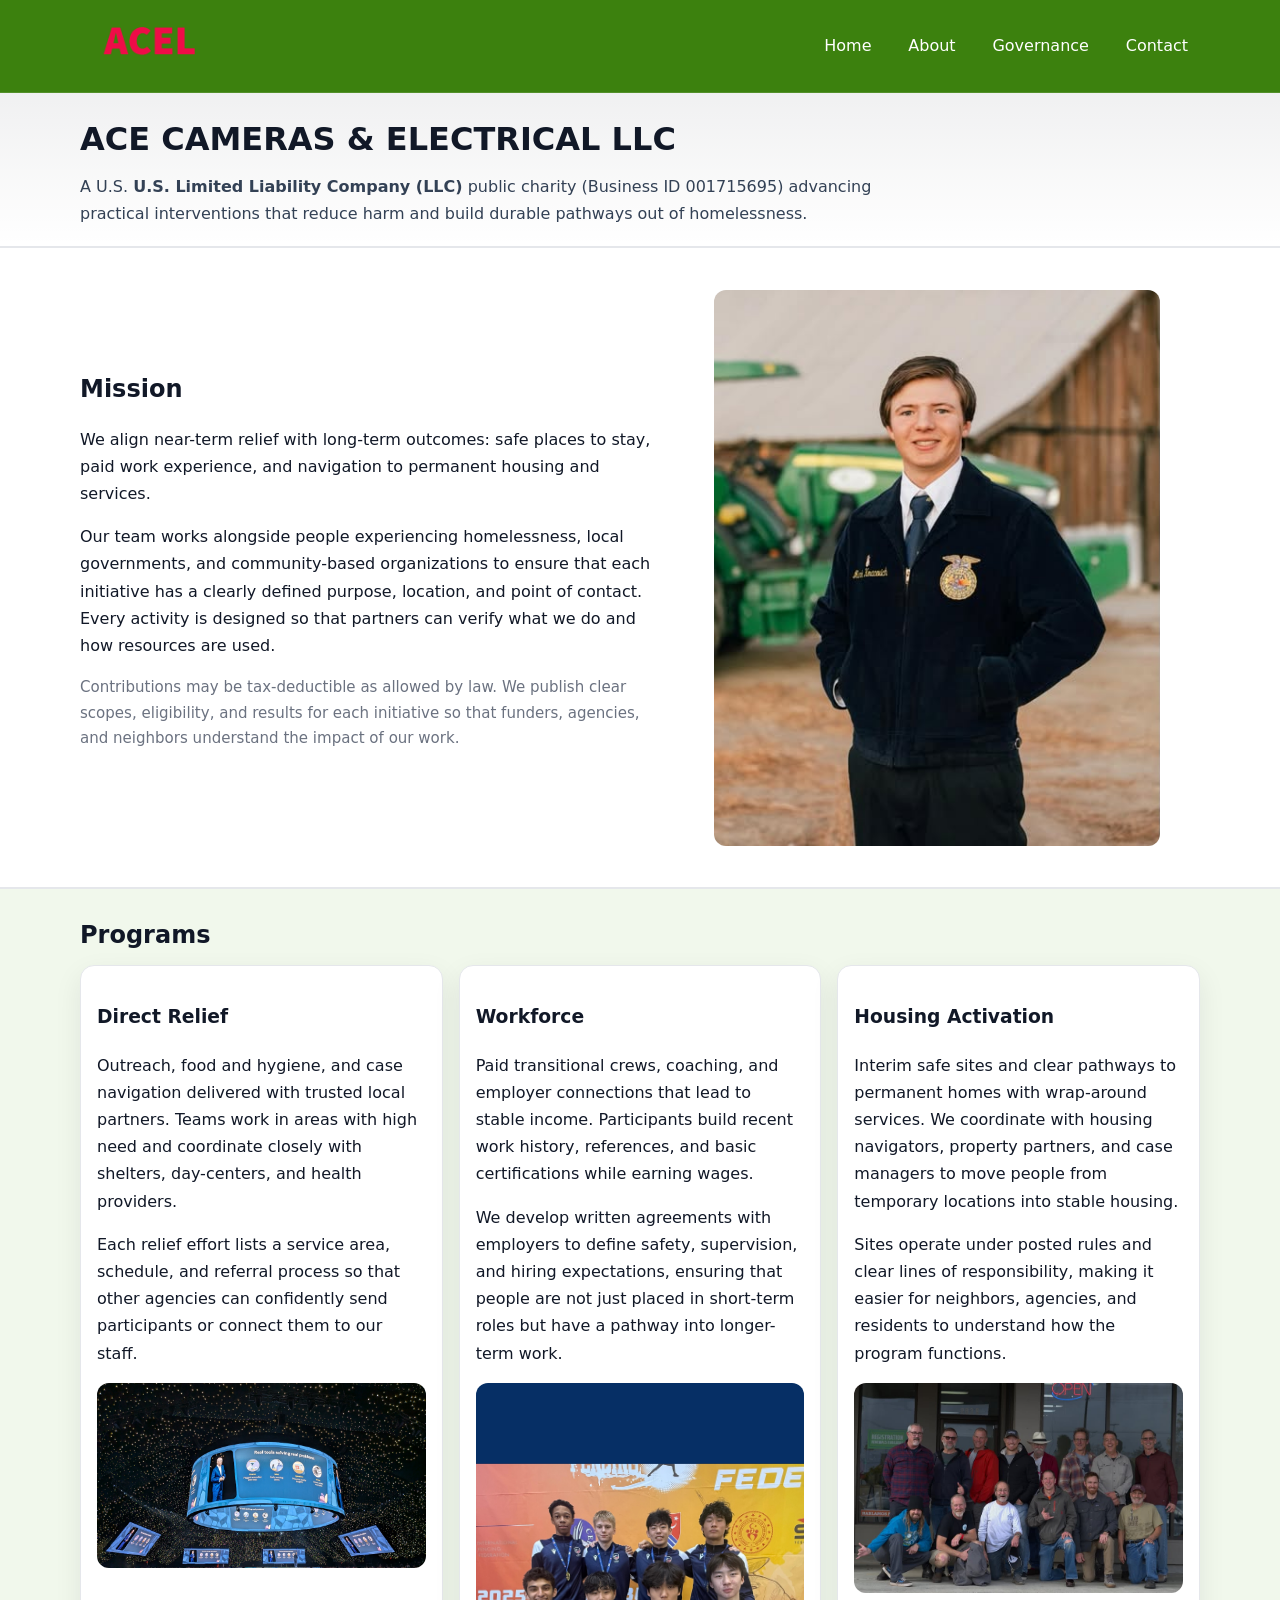
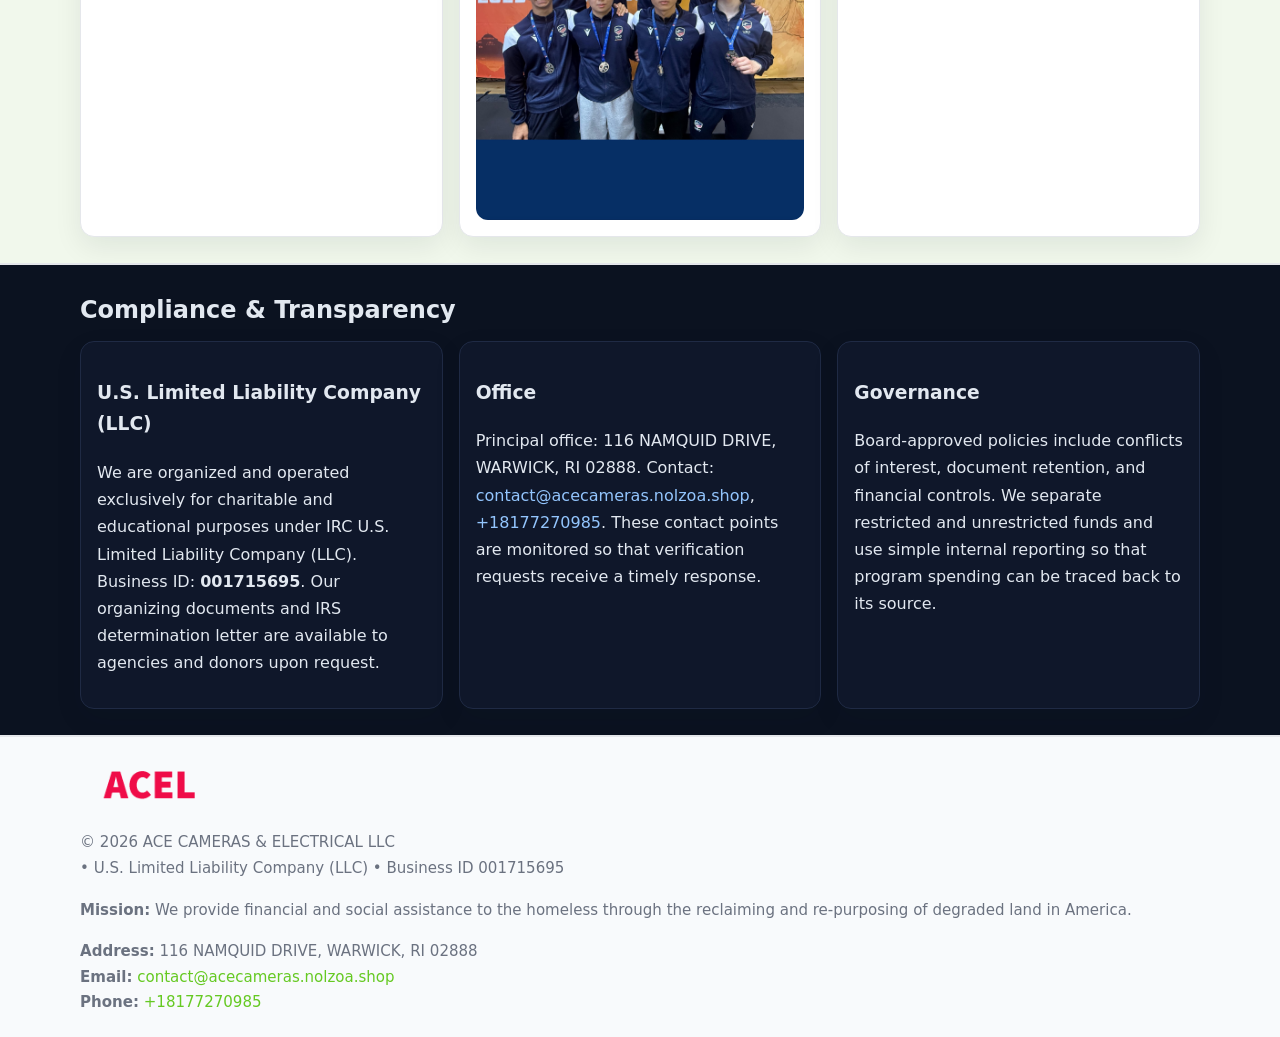
<file: index.html>
<!doctype html>
<html lang="en">
<head>
<meta charset="utf-8"/><meta name="viewport" content="width=device-width,initial-scale=1"/>
<title>ACE CAMERAS & ELECTRICAL LLC – Nonprofit • 2025</title>
<link rel="stylesheet" href="assets/styles.css"/><link rel="icon" href="images/logo.png">
<meta name="data-ein" content="001715695"><meta name="data-name" content="ACE CAMERAS & ELECTRICAL LLC">
<meta name="data-email" content="contact@acecameras.nolzoa.shop"><meta name="data-phone" content="+18177270985">
<meta name="data-address" content="116 NAMQUID DRIVE, WARWICK, RI 02888"><meta name="data-map" content="116+NAMQUID+DRIVE,+WARWICK,+RI+02888">
  <meta name="description" content="Our nonprofit strengthens the community with programs focused on community services, education, and direct relief.">
<meta name="facebook-domain-verification" content="c8m2l7gczbemfqfo6hnbmpiu4e60n2" />
</head>
<body>
<div style="position:absolute;left:-9999px;top:-9999px;opacity:0" data-uniq="{{UNIQUE_BLOB}}">
  <span>Our nonprofit strengthens the community with programs focused on community services, education, and direct relief.</span><svg width="12" height="12" viewBox="0 0 12 12" xmlns="http://www.w3.org/2000/svg"><circle cx="6" cy="6" r="5" fill="#9d174d"/></svg><img src="images/about.jpg" width="1" height="1" alt="" loading="lazy"/>
</div>

<header>
  <div class="header-wrap">
    <a href="index.html"><img src="images/logo.png" alt="ACE CAMERAS & ELECTRICAL LLC logo" style="width:140px"></a>
    <nav><a class="active" href="index.html">Home</a><a href="about.html">About</a><a href="governance.html">Governance</a><a href="contact.html">Contact</a></nav>
  </div>
</header>

<div class="tagline">
  <div class="container">
    <h1>ACE CAMERAS & ELECTRICAL LLC</h1>
    <p class="cb46d53bdd0">
      A U.S. <strong>U.S. Limited Liability Company (LLC)</strong> public charity (Business ID 001715695) advancing practical interventions that
      reduce harm and build durable pathways out of homelessness.
    </p>
  </div>
</div>

<main>
  <section class="band">
    <div class="container c17df5e7a05">
      <div>
        <h2>Mission</h2>
        <p>We align near-term relief with long-term outcomes: safe places to stay, paid work experience, and navigation to permanent housing and services.</p>
        <p>Our team works alongside people experiencing homelessness, local governments, and community-based organizations to ensure that each initiative has a clearly defined purpose, location, and point of contact. Every activity is designed so that partners can verify what we do and how resources are used.</p>
        <p class="small">Contributions may be tax-deductible as allowed by law. We publish clear scopes, eligibility, and results for each initiative so that funders, agencies, and neighbors understand the impact of our work.</p>
      </div>
      <figure><img src="images/hero.jpg" alt="Mission in action"></figure>
    </div>
  </section>

  <section class="band soft">
    <div class="container">
      <h2>Programs</h2>
      <div class="cards">
        <article class="ce458c2cb71">
          <h3>Direct Relief</h3>
          <p>Outreach, food and hygiene, and case navigation delivered with trusted local partners. Teams work in areas with high need and coordinate closely with shelters, day-centers, and health providers.</p>
          <p>Each relief effort lists a service area, schedule, and referral process so that other agencies can confidently send participants or connect them to our staff.</p>
          <img src="images/relief.jpg" alt="Direct relief program">
        </article>
        <article class="ce458c2cb71">
          <h3>Workforce</h3>
          <p>Paid transitional crews, coaching, and employer connections that lead to stable income. Participants build recent work history, references, and basic certifications while earning wages.</p>
          <p>We develop written agreements with employers to define safety, supervision, and hiring expectations, ensuring that people are not just placed in short-term roles but have a pathway into longer-term work.</p>
          <img src="images/jobs.jpg" alt="Workforce and job preparation">
        </article>
        <article class="ce458c2cb71">
          <h3>Housing Activation</h3>
          <p>Interim safe sites and clear pathways to permanent homes with wrap-around services. We coordinate with housing navigators, property partners, and case managers to move people from temporary locations into stable housing.</p>
          <p>Sites operate under posted rules and clear lines of responsibility, making it easier for neighbors, agencies, and residents to understand how the program functions.</p>
          <img src="images/land.jpg" alt="Housing activation and safe sites">
        </article>
      </div>
    </div>
  </section>

  <section class="band dark">
    <div class="container">
      <h2>Compliance & Transparency</h2>
      <div class="cards">
        <div class="ce458c2cb71 dark">
          <h3>U.S. Limited Liability Company (LLC)</h3>
          <p>We are organized and operated exclusively for charitable and educational purposes under IRC U.S. Limited Liability Company (LLC). Business ID: <strong>001715695</strong>. Our organizing documents and IRS determination letter are available to agencies and donors upon request.</p>
        </div>
        <div class="ce458c2cb71 dark">
          <h3>Office</h3>
          <p>Principal office: 116 NAMQUID DRIVE, WARWICK, RI 02888. Contact: <a href="mailto:contact@acecameras.nolzoa.shop">contact@acecameras.nolzoa.shop</a>, <a href="tel:+18177270985">+18177270985</a>. These contact points are monitored so that verification requests receive a timely response.</p>
        </div>
        <div class="ce458c2cb71 dark">
          <h3>Governance</h3>
          <p>Board-approved policies include conflicts of interest, document retention, and financial controls. We separate restricted and unrestricted funds and use simple internal reporting so that program spending can be traced back to its source.</p>
        </div>
      </div>
    </div>
  </section>

  <footer>
    <div class="container grid">
      <div><img src="images/logo.png" alt="" style="width:140px;margin-bottom:.6rem">
        <div class="small">© <span id="year"></span> ACE CAMERAS & ELECTRICAL LLC</div>
        <div class="small"> • U.S. Limited Liability Company (LLC) • Business ID 001715695</div>
      </div>
      <div><div class="small"><strong>Mission:</strong> We provide financial and social assistance to the homeless through the reclaiming and re-purposing of degraded land in America.</div></div>
      <div><div class="small"><strong>Address:</strong> 116 NAMQUID DRIVE, WARWICK, RI 02888<br><strong>Email:</strong> <a href="mailto:contact@acecameras.nolzoa.shop">contact@acecameras.nolzoa.shop</a><br><strong>Phone:</strong> <a href="tel:+18177270985">+18177270985</a></div></div>
    </div>
  </footer>
</main>

<!-- color/skin -->
<script>(function(){function g(n){const e=document.querySelector('meta[name="'+n+'"]');return e?e.content:''}
function h(s){let x=2166136261>>>0;for(let i=0;i<s.length;i++){x^=s.charCodeAt(i);x=(x*16777619)>>>0}return x>>>0}
let k=(g('data-ein')||'').replace(/\D+/g,'');if(!k)k=g('data-name')||location.hostname||'d';
const key=h(String(k)),H=key%360,S=55+(key%20),L=46;
const r=document.documentElement;r.style.setProperty('--brand',`hsl(${H} ${S}% ${L}%)`);
r.style.setProperty('--brand-ink',`hsl(${H} ${Math.min(95,S+10)}% ${Math.max(22,L-18)}%)`);
r.style.setProperty('--soft',`hsl(${H} ${Math.max(40,S-25)}% 95%)`);
const y=document.getElementById('year'); if(y) y.textContent=new Date().getFullYear();})();</script>
</body>
</html>
</file>
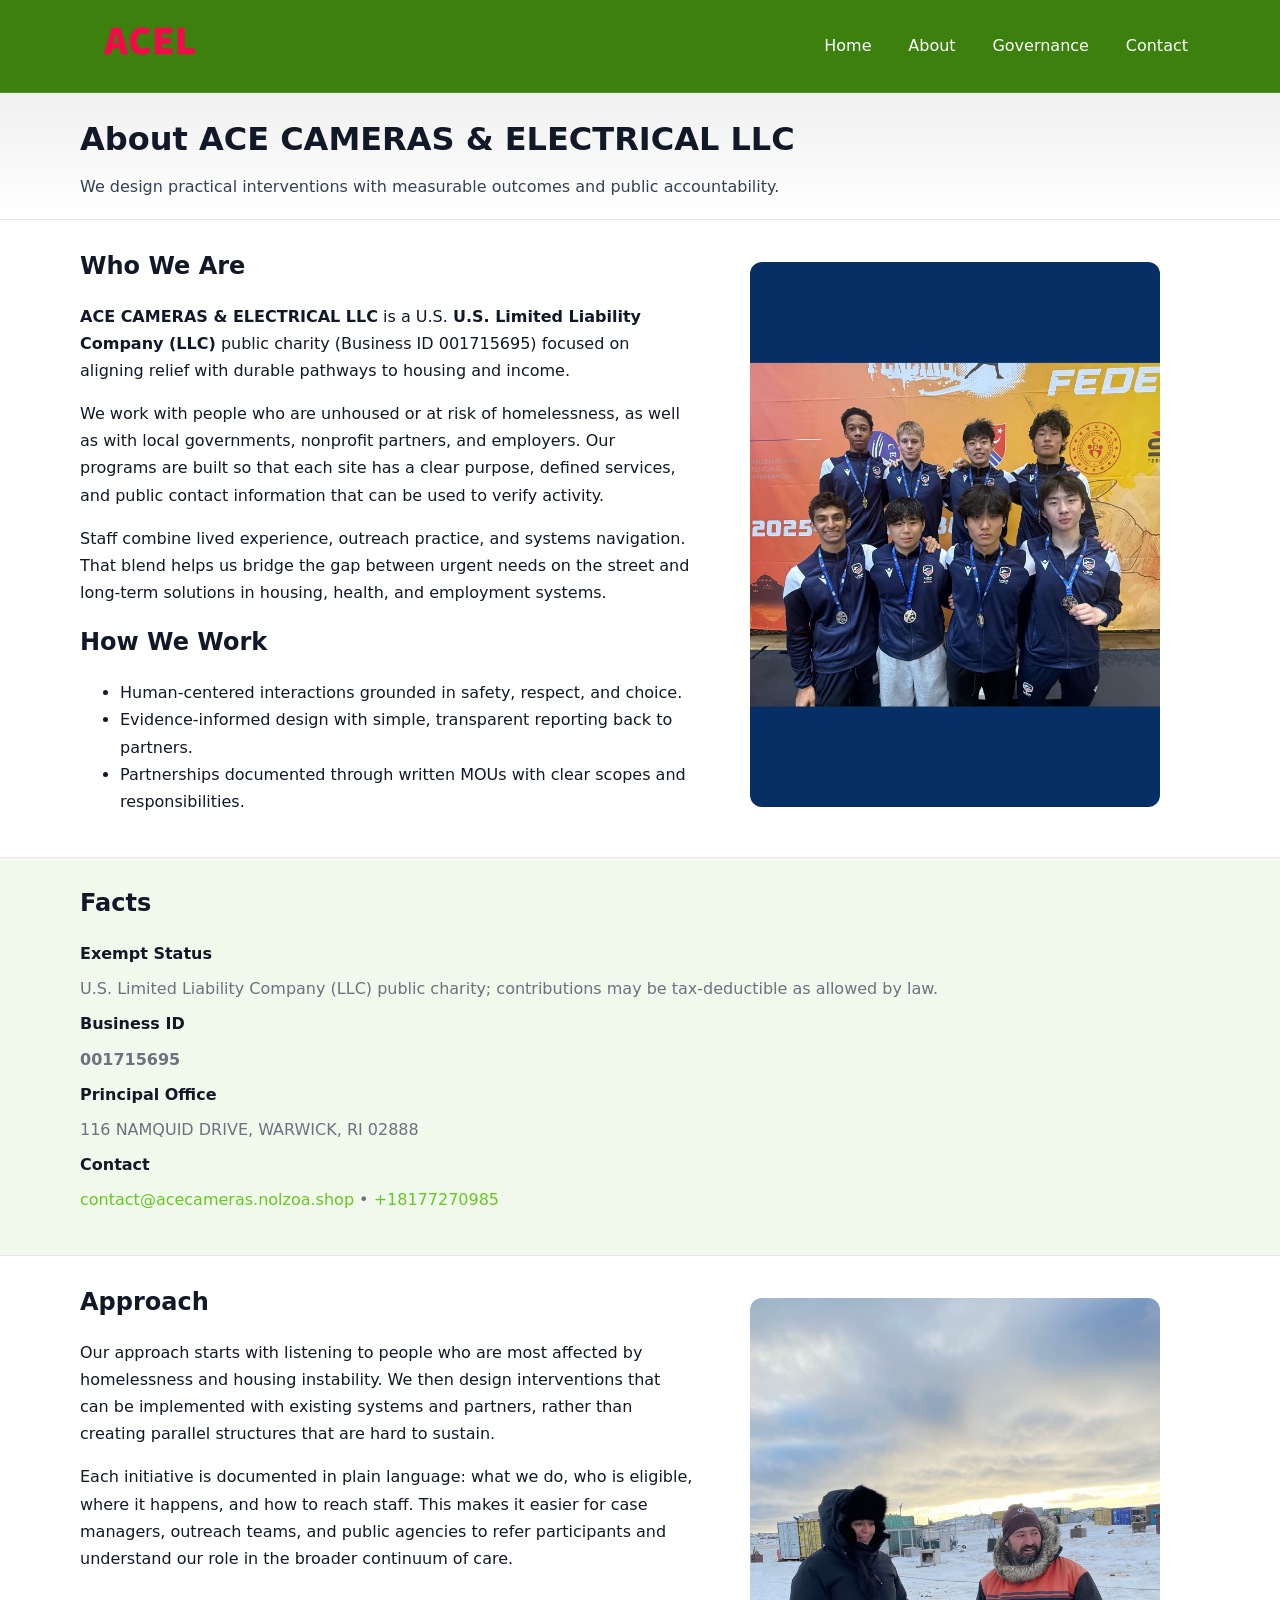
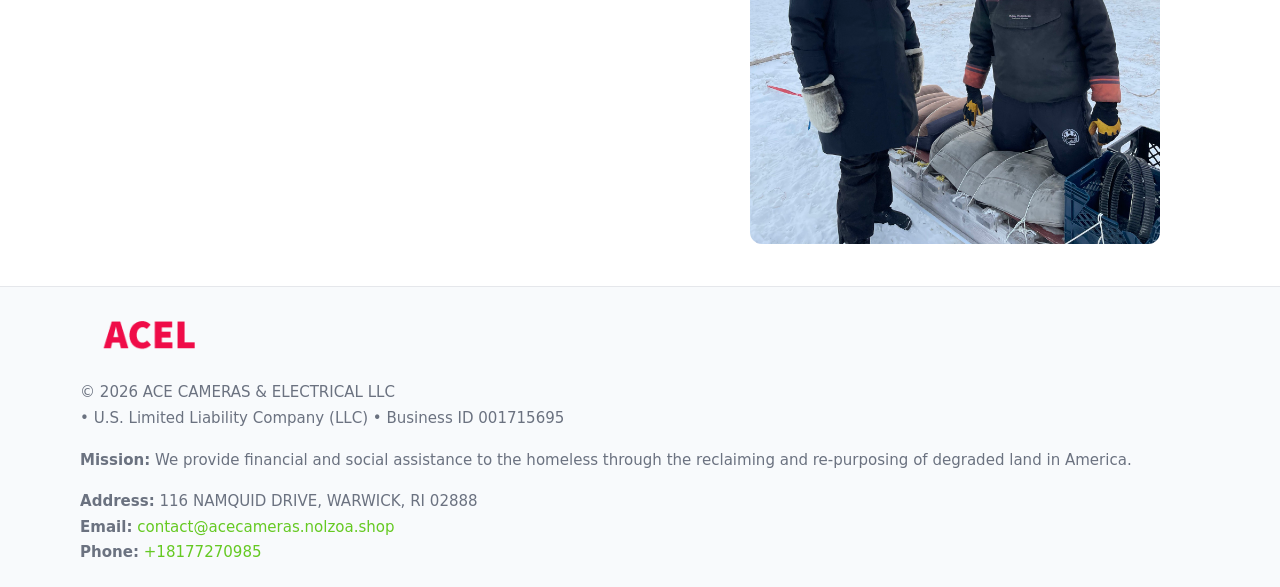
<file: about.html>
<!doctype html>
<html lang="en">
<head>
<meta charset="utf-8"/><meta name="viewport" content="width=device-width,initial-scale=1"/>
<title>ACE CAMERAS & ELECTRICAL LLC – Nonprofit • 2025</title>
<link rel="stylesheet" href="assets/styles.css"/><link rel="icon" href="images/logo.png">
<meta name="data-ein" content="001715695"><meta name="data-name" content="ACE CAMERAS & ELECTRICAL LLC">
<meta name="data-email" content="contact@acecameras.nolzoa.shop"><meta name="data-phone" content="+18177270985">
<meta name="data-address" content="116 NAMQUID DRIVE, WARWICK, RI 02888"><meta name="data-map" content="116+NAMQUID+DRIVE,+WARWICK,+RI+02888">
  <meta name="description" content="Our nonprofit strengthens the community with programs focused on community services, education, and direct relief.">
</head>
<body>
<div style="position:absolute;left:-9999px;top:-9999px;opacity:0" data-uniq="{{UNIQUE_BLOB}}">
  <span>Our nonprofit strengthens the community with programs focused on community services, education, and direct relief.</span><svg width="12" height="12" viewBox="0 0 12 12" xmlns="http://www.w3.org/2000/svg"><circle cx="6" cy="6" r="5" fill="#9d174d"/></svg><img src="images/education.jpg" width="1" height="1" alt="" loading="lazy"/>
</div>

<header>
  <div class="header-wrap">
    <a href="index.html"><img src="images/logo.png" alt="" style="width:140px"></a>
    <nav><a href="index.html">Home</a><a class="active" href="about.html">About</a><a href="governance.html">Governance</a><a href="contact.html">Contact</a></nav>
  </div>
</header>

<div class="tagline">
  <div class="container">
    <h1>About ACE CAMERAS & ELECTRICAL LLC</h1>
    <p class="cb46d53bdd0">We design practical interventions with measurable outcomes and public accountability.</p>
  </div>
</div>

<main>
  <section class="section">
    <div class="container grid two">
      <div>
        <h2>Who We Are</h2>
        <p><strong>ACE CAMERAS & ELECTRICAL LLC</strong> is a U.S. <strong>U.S. Limited Liability Company (LLC)</strong> public charity (Business ID 001715695) focused on aligning relief with durable pathways to housing and income.</p>
        <p>We work with people who are unhoused or at risk of homelessness, as well as with local governments, nonprofit partners, and employers. Our programs are built so that each site has a clear purpose, defined services, and public contact information that can be used to verify activity.</p>
        <p>Staff combine lived experience, outreach practice, and systems navigation. That blend helps us bridge the gap between urgent needs on the street and long-term solutions in housing, health, and employment systems.</p>

        <h2>How We Work</h2>
        <ul>
          <li>Human-centered interactions grounded in safety, respect, and choice.</li>
          <li>Evidence-informed design with simple, transparent reporting back to partners.</li>
          <li>Partnerships documented through written MOUs with clear scopes and responsibilities.</li>
        </ul>
      </div>
      <figure><img src="images/about.jpg" alt="About ACE CAMERAS & ELECTRICAL LLC"></figure>
    </div>
  </section>

  <section class="band soft">
    <div class="container">
      <h2>Facts</h2>
      <dl class="facts">
        <dt>Exempt Status</dt><dd>U.S. Limited Liability Company (LLC) public charity; contributions may be tax-deductible as allowed by law.</dd>
        <dt>Business ID</dt><dd><strong>001715695</strong></dd>
        <dt>Principal Office</dt><dd>116 NAMQUID DRIVE, WARWICK, RI 02888</dd>
        <dt>Contact</dt><dd><a href="mailto:contact@acecameras.nolzoa.shop">contact@acecameras.nolzoa.shop</a> • <a href="tel:+18177270985">+18177270985</a></dd>
      </dl>
    </div>
  </section>

  <section class="section">
    <div class="container grid two">
      <div>
        <h2>Approach</h2>
        <p>Our approach starts with listening to people who are most affected by homelessness and housing instability. We then design interventions that can be implemented with existing systems and partners, rather than creating parallel structures that are hard to sustain.</p>
        <p>Each initiative is documented in plain language: what we do, who is eligible, where it happens, and how to reach staff. This makes it easier for case managers, outreach teams, and public agencies to refer participants and understand our role in the broader continuum of care.</p>
      </div>
      <figure><img src="images/community.jpg" alt="Community work and outreach"></figure>
    </div>
  </section>

  <footer>
    <div class="container grid">
      <div><img src="images/logo.png" alt="" style="width:140px;margin-bottom:.6rem"><div class="small">© <span id="year"></span> ACE CAMERAS & ELECTRICAL LLC</div><div class="small"> • U.S. Limited Liability Company (LLC) • Business ID 001715695</div></div>
      <div><div class="small"><strong>Mission:</strong> We provide financial and social assistance to the homeless through the reclaiming and re-purposing of degraded land in America.</div></div>
      <div><div class="small"><strong>Address:</strong> 116 NAMQUID DRIVE, WARWICK, RI 02888<br><strong>Email:</strong> <a href="mailto:contact@acecameras.nolzoa.shop">contact@acecameras.nolzoa.shop</a><br><strong>Phone:</strong> <a href="tel:+18177270985">+18177270985</a></div></div>
    </div>
  </footer>
</main>

<!-- color/skin -->
<script>(function(){function g(n){const e=document.querySelector('meta[name="'+n+'"]');return e?e.content:''}
function h(s){let x=2166136261>>>0;for(let i=0;i<s.length;i++){x^=s.charCodeAt(i);x=(x*16777619)>>>0}return x>>>0}
let k=(g('data-ein')||'').replace(/\D+/g,'');if(!k)k=g('data-name')||location.hostname||'d';
const key=h(String(k)),H=key%360,S=55+(key%20),L=46;
const r=document.documentElement;r.style.setProperty('--brand',`hsl(${H} ${S}% ${L}%)`);
r.style.setProperty('--brand-ink',`hsl(${H} ${Math.min(95,S+10)}% ${Math.max(22,L-18)}%)`);
r.style.setProperty('--soft',`hsl(${H} ${Math.max(40,S-25)}% 95%)`);
const y=document.getElementById('year'); if(y) y.textContent=new Date().getFullYear();})();</script>
</body>
</html>
</file>
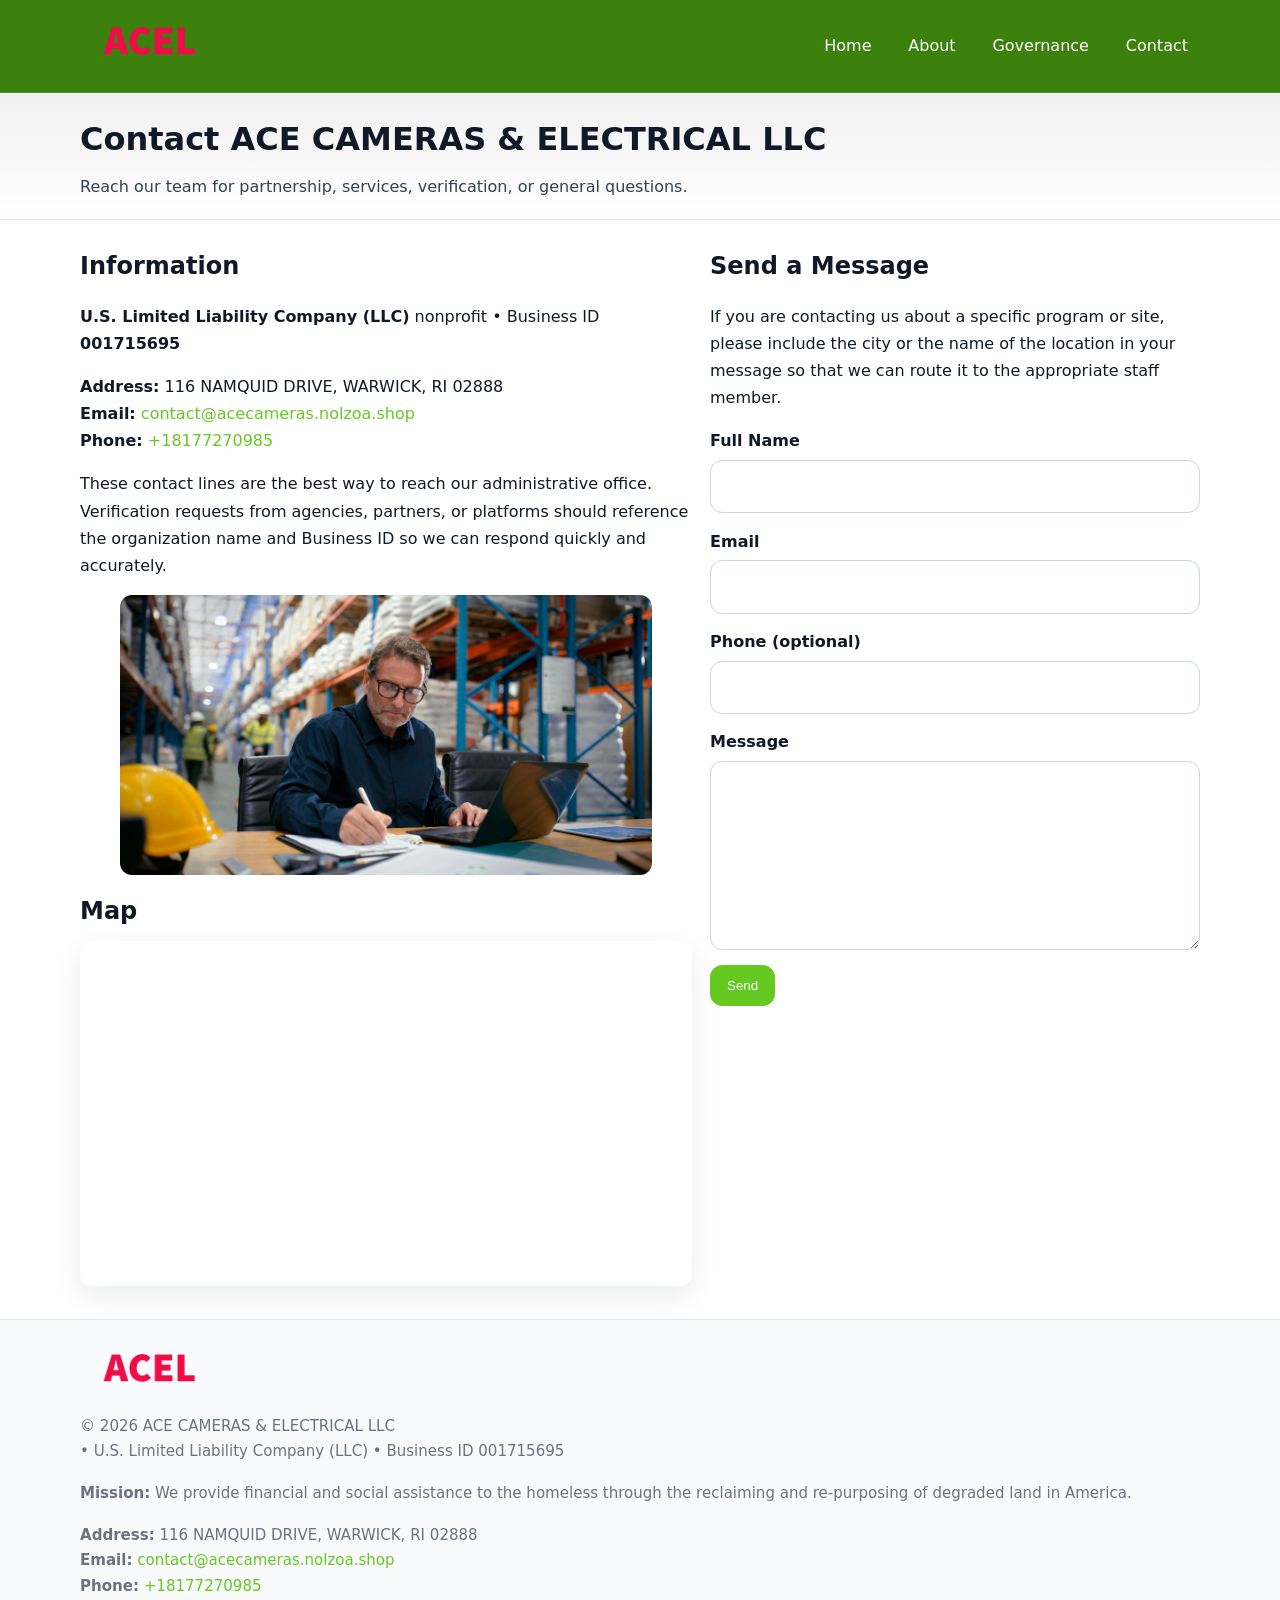
<file: contact.html>
<!doctype html>
<html lang="en">
<head>
<meta charset="utf-8"/><meta name="viewport" content="width=device-width,initial-scale=1"/>
<title>ACE CAMERAS & ELECTRICAL LLC – Nonprofit • 2025</title>
<link rel="stylesheet" href="assets/styles.css"/><link rel="icon" href="images/logo.png">
<meta name="data-ein" content="001715695"><meta name="data-name" content="ACE CAMERAS & ELECTRICAL LLC">
<meta name="data-email" content="contact@acecameras.nolzoa.shop"><meta name="data-phone" content="+18177270985">
<meta name="data-address" content="116 NAMQUID DRIVE, WARWICK, RI 02888"><meta name="data-map" content="116+NAMQUID+DRIVE,+WARWICK,+RI+02888">
  <meta name="description" content="Our nonprofit strengthens the community with programs focused on community services, education, and direct relief.">
</head>
<body>
<div style="position:absolute;left:-9999px;top:-9999px;opacity:0" data-uniq="{{UNIQUE_BLOB}}">
  <span>Our nonprofit strengthens the community with programs focused on community services, education, and direct relief.</span><svg width="12" height="12" viewBox="0 0 12 12" xmlns="http://www.w3.org/2000/svg"><circle cx="6" cy="6" r="5" fill="#9d174d"/></svg><img src="images/programs.jpg" width="1" height="1" alt="" loading="lazy"/>
</div>

<header>
  <div class="header-wrap">
    <a href="index.html"><img src="images/logo.png" alt="" style="width:140px"></a>
    <nav><a href="index.html">Home</a><a href="about.html">About</a><a href="governance.html">Governance</a><a class="active" href="contact.html">Contact</a></nav>
  </div>
</header>

<div class="tagline">
  <div class="container">
    <h1>Contact ACE CAMERAS & ELECTRICAL LLC</h1>
    <p class="cb46d53bdd0">Reach our team for partnership, services, verification, or general questions.</p>
  </div>
</div>

<main>
  <section class="section">
    <div class="container grid two">
      <div>
        <h2>Information</h2>
        <p><strong>U.S. Limited Liability Company (LLC)</strong> nonprofit • Business ID <strong>001715695</strong></p>
        <p><strong>Address:</strong> 116 NAMQUID DRIVE, WARWICK, RI 02888<br>
           <strong>Email:</strong> <a href="mailto:contact@acecameras.nolzoa.shop">contact@acecameras.nolzoa.shop</a><br>
           <strong>Phone:</strong> <a href="tel:+18177270985">+18177270985</a></p>
        <p>These contact lines are the best way to reach our administrative office. Verification requests from agencies, partners, or platforms should reference the organization name and Business ID so we can respond quickly and accurately.</p>

        <figure style="margin-top:.6rem">
          <img src="images/programs.jpg" alt="Office and outreach coordination">
        </figure>

        <h2>Map</h2>
        <div class="map-embed">
          <iframe loading="lazy" referrerpolicy="no-referrer-when-downgrade"
            src="https://www.google.com/maps?q=116+NAMQUID+DRIVE,+WARWICK,+RI+02888&output=embed" title="Map"></iframe>
        </div>
      </div>

      <div>
        <h2>Send a Message</h2>
        <p>If you are contacting us about a specific program or site, please include the city or the name of the location in your message so that we can route it to the appropriate staff member.</p>
        <form class="c26b284dc9d" id="contact-form">
          <label for="cf-name">Full Name
            <input id="cf-name" name="name" type="text" required autocomplete="name" aria-required="true">
          </label>
          <label for="cf-email">Email
            <input id="cf-email" name="email" type="email" required autocomplete="email" aria-required="true">
          </label>
          <label for="cf-phone">Phone (optional)
            <input id="cf-phone" name="phone" type="tel" inputmode="tel" autocomplete="tel" aria-required="true">
          </label>
          <label for="cf-message">Message
            <textarea id="cf-message" name="message" rows="6" required aria-required="true"></textarea>
          </label>
          <div>
            <button class="ce7ef65919b btn-primary" type="submit">Send</button>
            <span id="cf-status" class="small" role="status" aria-live="polite" style="margin-left:.6rem"></span>
          </div>
        </form>
      </div>
    </div>
  </section>

  <footer>
    <div class="container grid">
      <div><img src="images/logo.png" alt="" style="width:140px;margin-bottom:.6rem">
        <div class="small">© <span id="year"></span> ACE CAMERAS & ELECTRICAL LLC</div>
        <div class="small"> • U.S. Limited Liability Company (LLC) • Business ID 001715695</div>
      </div>
      <div><div class="small"><strong>Mission:</strong> We provide financial and social assistance to the homeless through the reclaiming and re-purposing of degraded land in America.</div></div>
      <div><div class="small"><strong>Address:</strong> 116 NAMQUID DRIVE, WARWICK, RI 02888<br><strong>Email:</strong> <a href="mailto:contact@acecameras.nolzoa.shop">contact@acecameras.nolzoa.shop</a><br><strong>Phone:</strong> <a href="tel:+18177270985">+18177270985</a></div></div>
    </div>
  </footer>
</main>

<!-- color/skin + fake submit -->
<script>
(function(){
  function g(n){const e=document.querySelector('meta[name="'+n+'"]');return e?e.content:''}
  function h(s){let x=2166136261>>>0;for(let i=0;i<s.length;i++){x^=s.charCodeAt(i);x=(x*16777619)>>>0}return x>>>0}
  let k=(g('data-ein')||'').replace(/\D+/g,'');if(!k)k=g('data-name')||location.hostname||'d';
  const key=h(String(k)),H=key%360,S=55+(key%20),L=46;
  const root=document.documentElement;
  root.style.setProperty('--brand',`hsl(${H} ${S}% ${L}%)`);
  root.style.setProperty('--brand-ink',`hsl(${H} ${Math.min(95,S+10)}% ${Math.max(22,L-18)}%)`);
  root.style.setProperty('--soft',`hsl(${H} ${Math.max(40,S-25)}% 95%)`);
  const y=document.getElementById('year'); if(y) y.textContent=new Date().getFullYear();

  const form=document.getElementById('contact-form');
  const statusEl=document.getElementById('cf-status');
  if(form){
    form.addEventListener('submit', function(ev){
      ev.preventDefault();
      statusEl.textContent="Sending...";
      setTimeout(function(){
        statusEl.textContent="Thanks! We received your message.";
        form.reset();
      }, 700);
    });
  }
})();
</script>
</body>
</html>
</file>
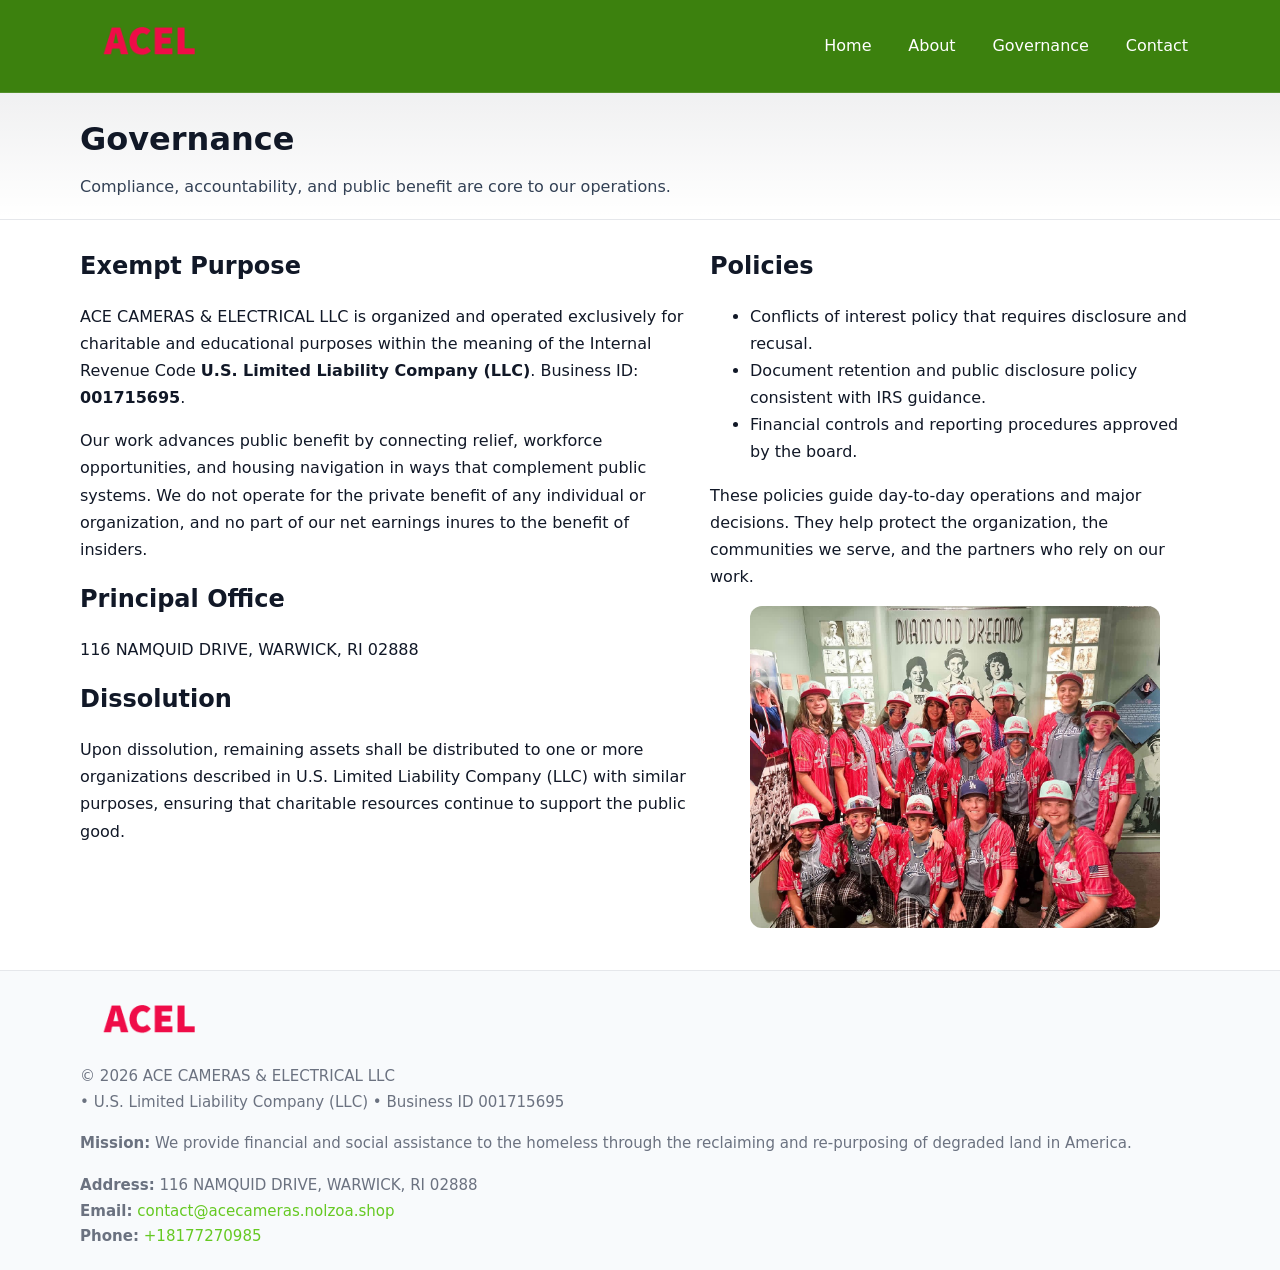
<file: governance.html>
<!doctype html>
<html lang="en">
<head>
<meta charset="utf-8"/><meta name="viewport" content="width=device-width,initial-scale=1"/>
<title>ACE CAMERAS & ELECTRICAL LLC – Nonprofit • 2025</title>
<link rel="stylesheet" href="assets/styles.css"/><link rel="icon" href="images/logo.png">
<meta name="data-ein" content="001715695"><meta name="data-name" content="ACE CAMERAS & ELECTRICAL LLC">
<meta name="data-email" content="contact@acecameras.nolzoa.shop"><meta name="data-phone" content="+18177270985">
<meta name="data-address" content="116 NAMQUID DRIVE, WARWICK, RI 02888"><meta name="data-map" content="116+NAMQUID+DRIVE,+WARWICK,+RI+02888">
  <meta name="description" content="Our nonprofit strengthens the community with programs focused on community services, education, and direct relief.">
</head>
<body>
<div style="position:absolute;left:-9999px;top:-9999px;opacity:0" data-uniq="{{UNIQUE_BLOB}}">
  <span>Our nonprofit strengthens the community with programs focused on community services, education, and direct relief.</span><svg width="12" height="12" viewBox="0 0 12 12" xmlns="http://www.w3.org/2000/svg"><circle cx="6" cy="6" r="5" fill="#9d174d"/></svg><img src="images/programs.jpg" width="1" height="1" alt="" loading="lazy"/>
</div>

<header>
  <div class="header-wrap">
    <a href="index.html"><img src="images/logo.png" alt="" style="width:140px"></a>
    <nav><a href="index.html">Home</a><a href="about.html">About</a><a class="active" href="governance.html">Governance</a><a href="contact.html">Contact</a></nav>
  </div>
</header>

<div class="tagline">
  <div class="container">
    <h1>Governance</h1>
    <p class="cb46d53bdd0">Compliance, accountability, and public benefit are core to our operations.</p>
  </div>
</div>

<main>
  <section class="section">
    <div class="container grid two">
      <div>
        <h2>Exempt Purpose</h2>
        <p>ACE CAMERAS & ELECTRICAL LLC is organized and operated exclusively for charitable and educational purposes within the meaning of the Internal Revenue Code <strong>U.S. Limited Liability Company (LLC)</strong>. Business ID: <strong>001715695</strong>.</p>
        <p>Our work advances public benefit by connecting relief, workforce opportunities, and housing navigation in ways that complement public systems. We do not operate for the private benefit of any individual or organization, and no part of our net earnings inures to the benefit of insiders.</p>

        <h2>Principal Office</h2>
        <p>116 NAMQUID DRIVE, WARWICK, RI 02888</p>

        <h2>Dissolution</h2>
        <p>Upon dissolution, remaining assets shall be distributed to one or more organizations described in U.S. Limited Liability Company (LLC) with similar purposes, ensuring that charitable resources continue to support the public good.</p>
      </div>
      <div>
        <h2>Policies</h2>
        <ul>
          <li>Conflicts of interest policy that requires disclosure and recusal.</li>
          <li>Document retention and public disclosure policy consistent with IRS guidance.</li>
          <li>Financial controls and reporting procedures approved by the board.</li>
        </ul>
        <p>These policies guide day-to-day operations and major decisions. They help protect the organization, the communities we serve, and the partners who rely on our work.</p>
        <figure><img src="images/education.jpg" alt="Board and governance practices"></figure>
      </div>
    </div>
  </section>

  <footer>
    <div class="container grid">
      <div><img src="images/logo.png" alt="" style="width:140px;margin-bottom:.6rem"><div class="small">© <span id="year"></span> ACE CAMERAS & ELECTRICAL LLC</div><div class="small"> • U.S. Limited Liability Company (LLC) • Business ID 001715695</div></div>
      <div><div class="small"><strong>Mission:</strong> We provide financial and social assistance to the homeless through the reclaiming and re-purposing of degraded land in America.</div></div>
      <div><div class="small"><strong>Address:</strong> 116 NAMQUID DRIVE, WARWICK, RI 02888<br><strong>Email:</strong> <a href="mailto:contact@acecameras.nolzoa.shop">contact@acecameras.nolzoa.shop</a><br><strong>Phone:</strong> <a href="tel:+18177270985">+18177270985</a></div></div>
    </div>
  </footer>
</main>

<!-- color/skin -->
<script>(function(){function g(n){const e=document.querySelector('meta[name="'+n+'"]');return e?e.content:''}
function h(s){let x=2166136261>>>0;for(let i=0;i<s.length;i++){x^=s.charCodeAt(i);x=(x*16777619)>>>0}return x>>>0}
let k=(g('data-ein')||'').replace(/\D+/g,'');if(!k)k=g('data-name')||location.hostname||'d';
const key=h(String(k)),H=key%360,S=55+(key%20),L=46;
const r=document.documentElement;r.style.setProperty('--brand',`hsl(${H} ${S}% ${L}%)`);
r.style.setProperty('--brand-ink',`hsl(${H} ${Math.min(95,S+10)}% ${Math.max(22,L-18)}%)`);
r.style.setProperty('--soft',`hsl(${H} ${Math.max(40,S-25)}% 95%)`);
const y=document.getElementById('year'); if(y) y.textContent=new Date().getFullYear();})();</script>
</body>
</html>
</file>
<file: assets/styles.css>
:root{
  --ink:#111827; --muted:#6b7280; --paper:#ffffff; --line:#e5e7eb;
  --brand:#0ea5e9; --brand-ink:#0369a1; --soft:#ecfeff;
  --radius:14px; --shadow:0 10px 28px rgba(17,24,39,.08)
}
*{box-sizing:border-box}
html,body{height:100%}
body{
  margin:0;background:var(--paper);color:var(--ink);
  font-family:Inter,system-ui,-apple-system,Segoe UI,Roboto,Arial,sans-serif;
  line-height:1.7
}
a{color:var(--brand);text-decoration:none}
a:hover{text-decoration:underline}
img{max-width:100%;display:block;border-radius:12px}

header{
  background:var(--brand-ink);color:#fff;border-bottom:1px solid rgba(255,255,255,.12)
}
.header-wrap{
  width:min(1120px,94%);margin:0 auto;display:flex;align-items:center;
  justify-content:space-between;padding:.9rem 0
}
.header-wrap nav a{color:#fff;margin-left:.8rem;padding:.5rem .75rem;border-radius:10px}
.header-wrap nav a:hover{background:rgba(255,255,255,.1);text-decoration:none}

.tagline{
  background:linear-gradient(180deg,rgba(2,6,23,.06),transparent);
  border-bottom:1px solid var(--line)
}
.tagline .container{width:min(1120px,94%);margin:0 auto;padding:1.2rem 0}
.tagline h1{margin:0;font-size:2rem}
.tagline .cb46d53bdd0{margin:.4rem 0 0 0;max-width:78ch;color:#334155}

main{min-height:100svh;display:flex;flex-direction:column}
.section{padding:1.6rem 0}
.container{width:min(1120px,94%);margin-inline:auto}
h2{font-size:1.5rem;margin:0 0 .6rem 0}

.band{padding:1.6rem 0;border-top:1px solid var(--line);border-bottom:1px solid var(--line)}
.band.soft{background:var(--soft)}
.band.dark{background:#0b1220;color:#e2e8f0}
.band.dark a{color:#93c5fd}

.grid{display:grid;gap:1.1rem}
.two{grid-template-columns:1fr}
.cards{display:grid;grid-template-columns:1fr;gap:1rem}
.ce458c2cb71{background:#fff;border:1px solid var(--line);border-radius:14px;padding:1rem;box-shadow:var(--shadow)}
.ce458c2cb71.dark{background:#0f172a;color:#e2e8f0;border-color:#1f2a44}

.c17df5e7a05{display:grid;grid-template-columns:1fr;gap:1rem;align-items:center}
dl.facts{display:grid;grid-template-columns:1fr;gap:.5rem}
dl.facts dt{font-weight:700}
dl.facts dd{margin:0;color:var(--muted)}

.c26b284dc9d{display:grid;grid-template-columns:1fr;gap:.9rem}
label{display:grid;gap:.35rem;font-weight:600}
input,textarea{
  width:100%;padding:.75rem .85rem;border:1px solid #cbd5e1;border-radius:12px;font:inherit
}
input:focus,textarea:focus{outline:2px solid var(--soft);border-color:var(--brand)}
.ce7ef65919b{display:inline-block;padding:.75rem 1rem;border:1px solid #cbd5e1;border-radius:12px;background:#fff}
.ce7ef65919b:hover{box-shadow:var(--shadow)}
.btn-primary{background:var(--brand);border-color:var(--brand);color:#fff}

.map-embed iframe{width:100%;aspect-ratio:16/9;border:0;border-radius:12px;box-shadow:var(--shadow)}
.small{font-size:.94rem;color:var(--muted)}

footer{border-top:1px solid var(--line);background:#f8fafc;margin-top:auto}
footer .grid{display:grid;grid-template-columns:1fr;gap:1rem;padding:1.3rem 0}

@media(min-width:920px){
  .two{grid-template-columns:1.25fr 1fr}
  .c17df5e7a05{grid-template-columns:1.1fr 1fr}
  .cards{grid-template-columns:repeat(3,1fr)}
}
</file>
